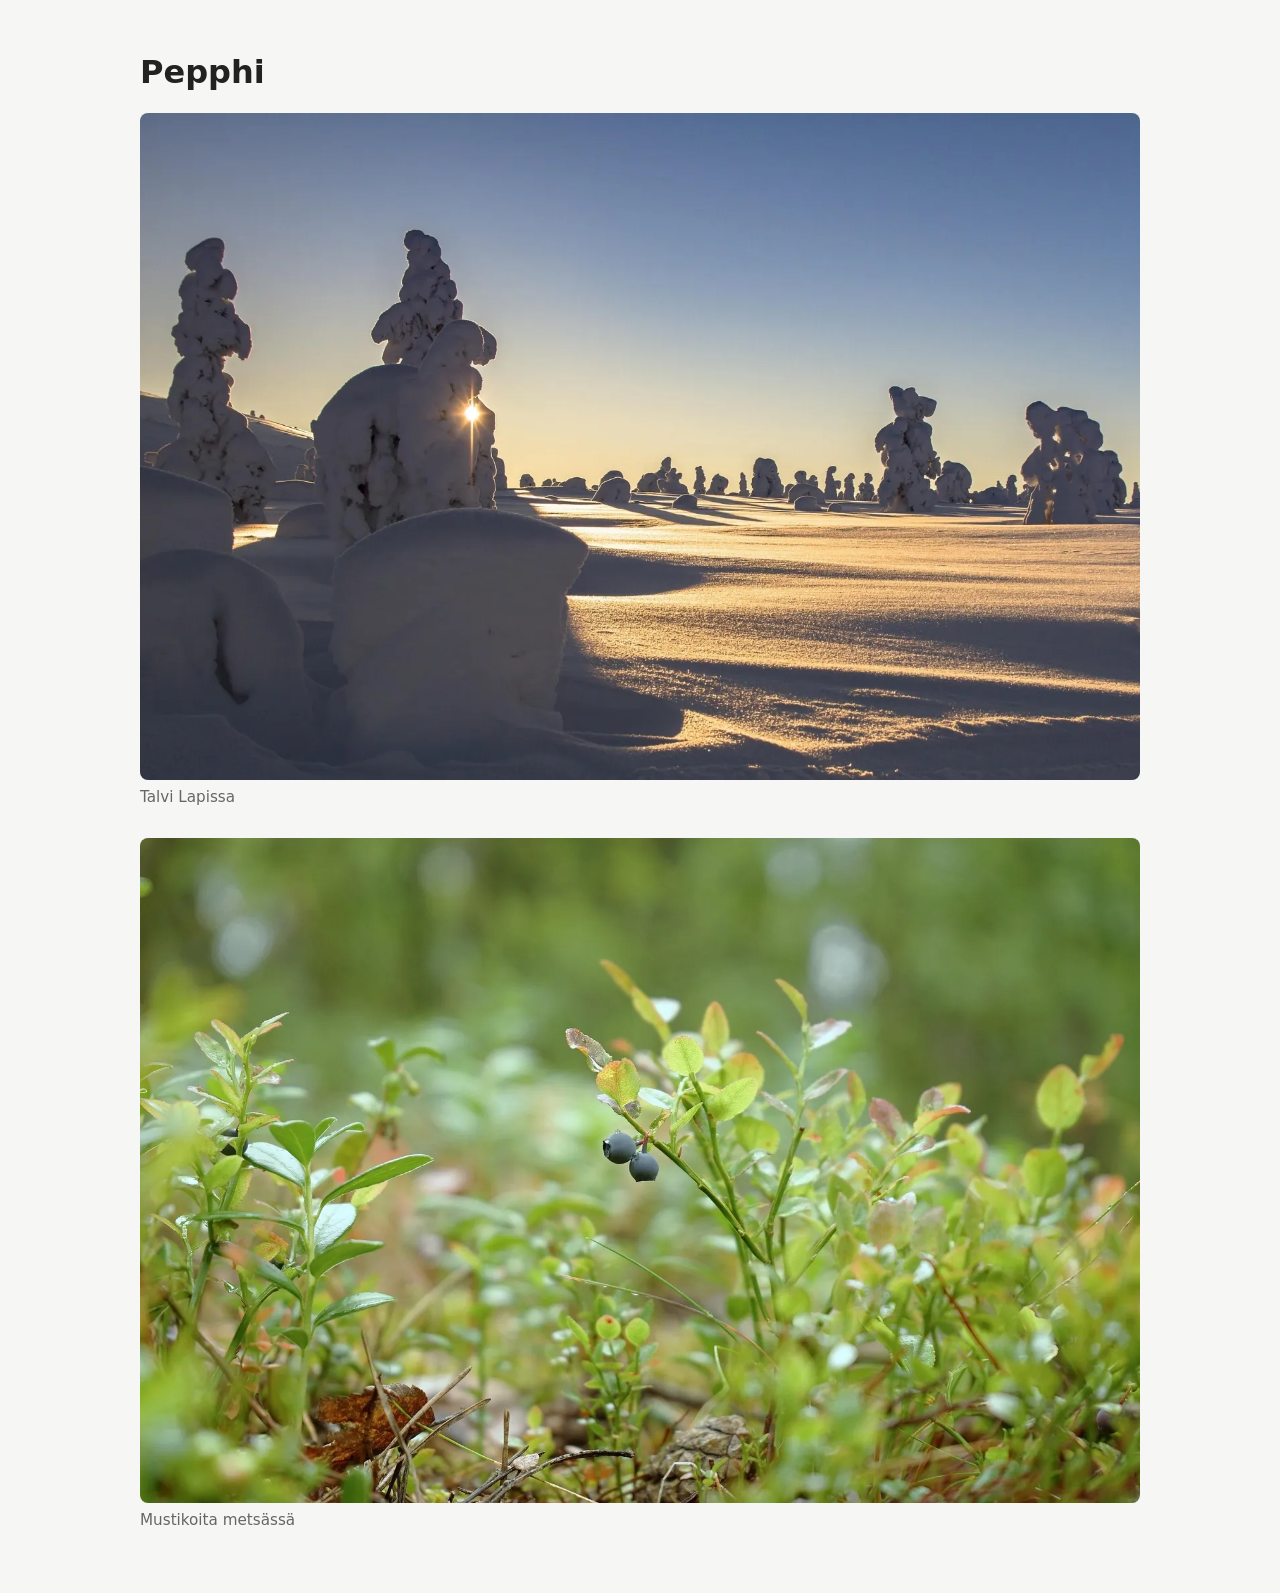
<file: index.html>
<!DOCTYPE html>
<html lang="fi">
<head>
  <meta charset="UTF-8">
  <meta name="viewport" content="width=device-width, initial-scale=1">
  <title>Pepphi</title>
  <style>
    body { margin: 0; font-family: system-ui, sans-serif; background: #f6f6f4; color: #222; }
    main { max-width: 1000px; margin: 0 auto; padding: 2rem 1rem; }
    figure { margin: 0 0 2rem; }
    img { display: block; width: 100%; height: auto; border-radius: 8px; }
    figcaption { margin-top: .5rem; color: #666; font-size: .95rem; }
  </style>
</head>
<body>
  <main>
    <h1>Pepphi</h1>

    <figure>
      <picture>
        <source type="image/webp" srcset="kuvat/lappi-talvi-800.webp 800w, kuvat/lappi-talvi.webp 1500w" sizes="(max-width: 1000px) 100vw, 1000px">
        <img src="kuvat/lappi-talvi.jpg" srcset="kuvat/lappi-talvi-800.jpg 800w, kuvat/lappi-talvi.jpg 1500w" sizes="(max-width: 1000px) 100vw, 1000px" width="1500" height="1000" alt="Lumen peittämiä tykkypuita Lapin tunturissa auringon laskiessa">
      </picture>
      <figcaption>Talvi Lapissa</figcaption>
    </figure>

    <figure>
      <picture>
        <source type="image/webp" srcset="kuvat/mustikka-800.webp 800w, kuvat/mustikka.webp 1600w" sizes="(max-width: 1000px) 100vw, 1000px">
        <img src="kuvat/mustikka.jpg" srcset="kuvat/mustikka-800.jpg 800w, kuvat/mustikka.jpg 1600w" sizes="(max-width: 1000px) 100vw, 1000px" width="1600" height="1064" alt="Mustikoita varvussa metsän pohjalla" loading="lazy">
      </picture>
      <figcaption>Mustikoita metsässä</figcaption>
    </figure>
  </main>
</body>
</html>
</file>
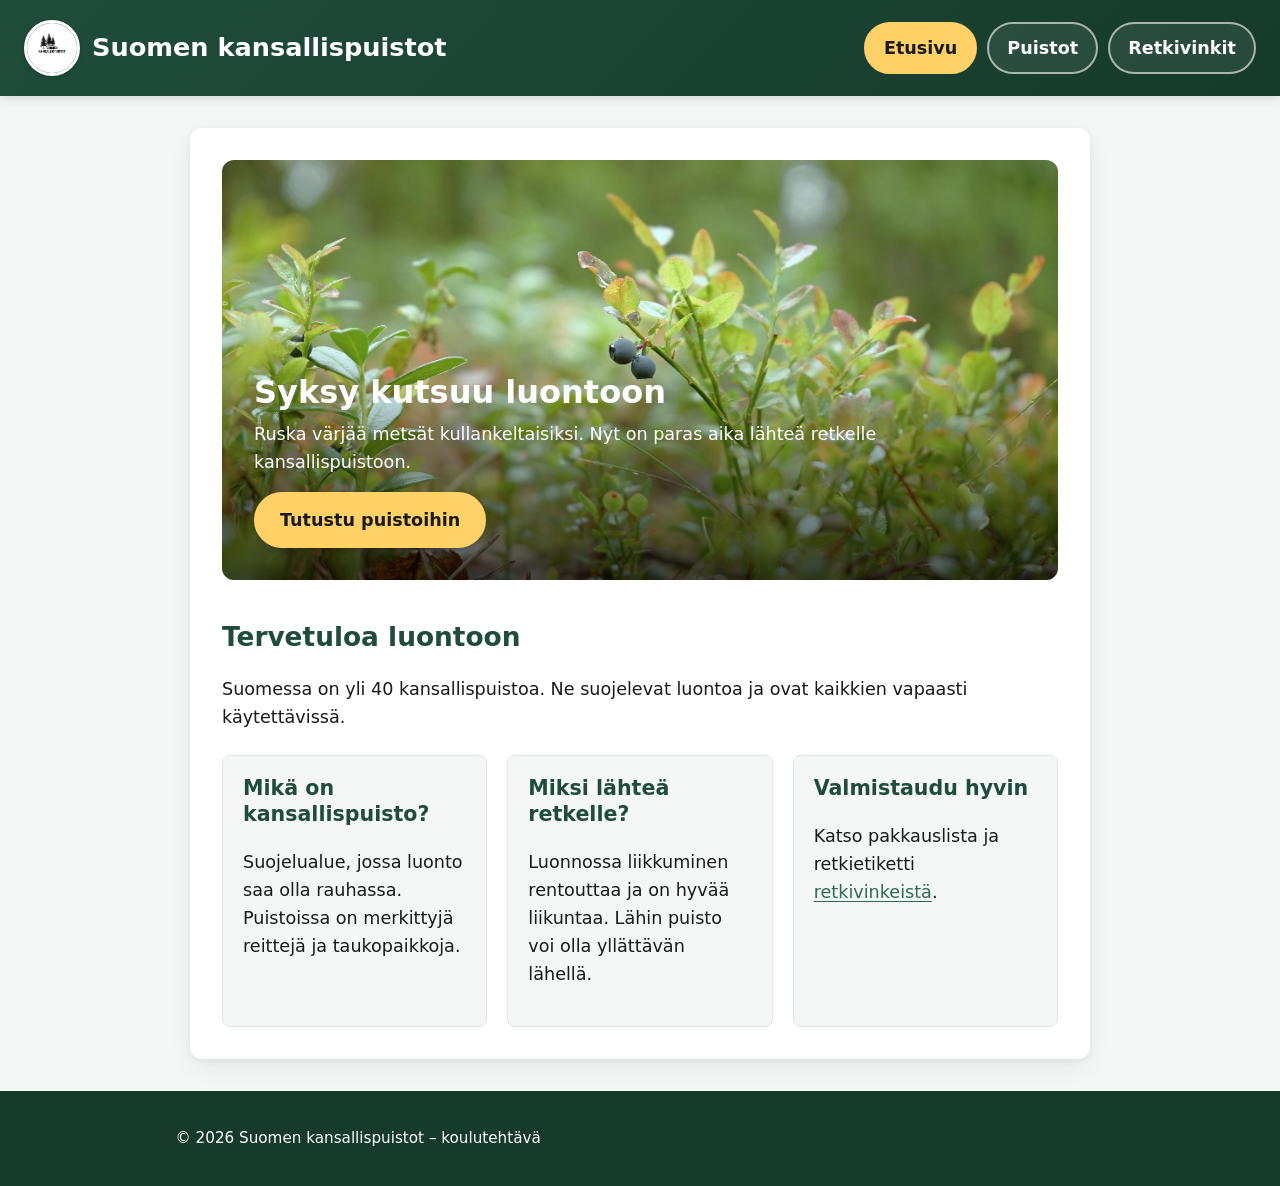
<file: tehtava1/index.html>
<!DOCTYPE html>
<html lang="fi">
<head>
  <meta charset="UTF-8">
  <meta name="viewport" content="width=device-width, initial-scale=1.0">
  <title>Etusivu – Suomen kansallispuistot</title>
  <link rel="stylesheet" href="styles.css">
</head>
<body>

  <a class="skip-link" href="#sisalto">Siirry sisältöön</a>

  <header>
    <h1>
      <img src="kansallispuistologo.jpg" class="logo" alt="" width="56" height="56">
      Suomen kansallispuistot
    </h1>
    <nav aria-label="Päävalikko">
      <ul>
        <li><a href="index.html" aria-current="page">Etusivu</a></li>
        <li><a href="puistot.html">Puistot</a></li>
        <li><a href="retkivinkit.html">Retkivinkit</a></li>
      </ul>
    </nav>
  </header>

  <main id="sisalto">

    <!-- Iso kuva ja esittelyteksti -->
    <section class="hero" aria-labelledby="hero-otsikko">
      <img src="metsa.jpg" width="900" height="600"
           alt="Syksyinen näkymä vaaralta: kellastuneita koivuja ja kuusimetsää, laaksossa sumua ja taivas sininen">
      <div class="hero-teksti">
        <h2 id="hero-otsikko">Syksy kutsuu luontoon</h2>
        <p>Ruska värjää metsät kullankeltaisiksi. Nyt on paras aika lähteä retkelle kansallispuistoon.</p>
        <a class="nappi" href="puistot.html">Tutustu puistoihin</a>
      </div>
    </section>

    <section class="johdanto">
      <h2>Tervetuloa luontoon</h2>
      <p>Suomessa on yli 40 kansallispuistoa. Ne suojelevat luontoa ja ovat kaikkien vapaasti käytettävissä.</p>
    </section>

    <!-- Kolme korttia -->
    <div class="kortit">
      <section class="kortti">
        <h3>Mikä on kansallispuisto?</h3>
        <p>Suojelualue, jossa luonto saa olla rauhassa. Puistoissa on merkittyjä reittejä ja taukopaikkoja.</p>
      </section>
      <section class="kortti">
        <h3>Miksi lähteä retkelle?</h3>
        <p>Luonnossa liikkuminen rentouttaa ja on hyvää liikuntaa. Lähin puisto voi olla yllättävän lähellä.</p>
      </section>
      <section class="kortti">
        <h3>Valmistaudu hyvin</h3>
        <p>Katso pakkauslista ja retkietiketti <a href="retkivinkit.html">retkivinkeistä</a>.</p>
      </section>
    </div>

  </main>

  <footer>
    <p>&copy; 2026 Suomen kansallispuistot – koulutehtävä</p>
  </footer>

</body>
</html>
</file>
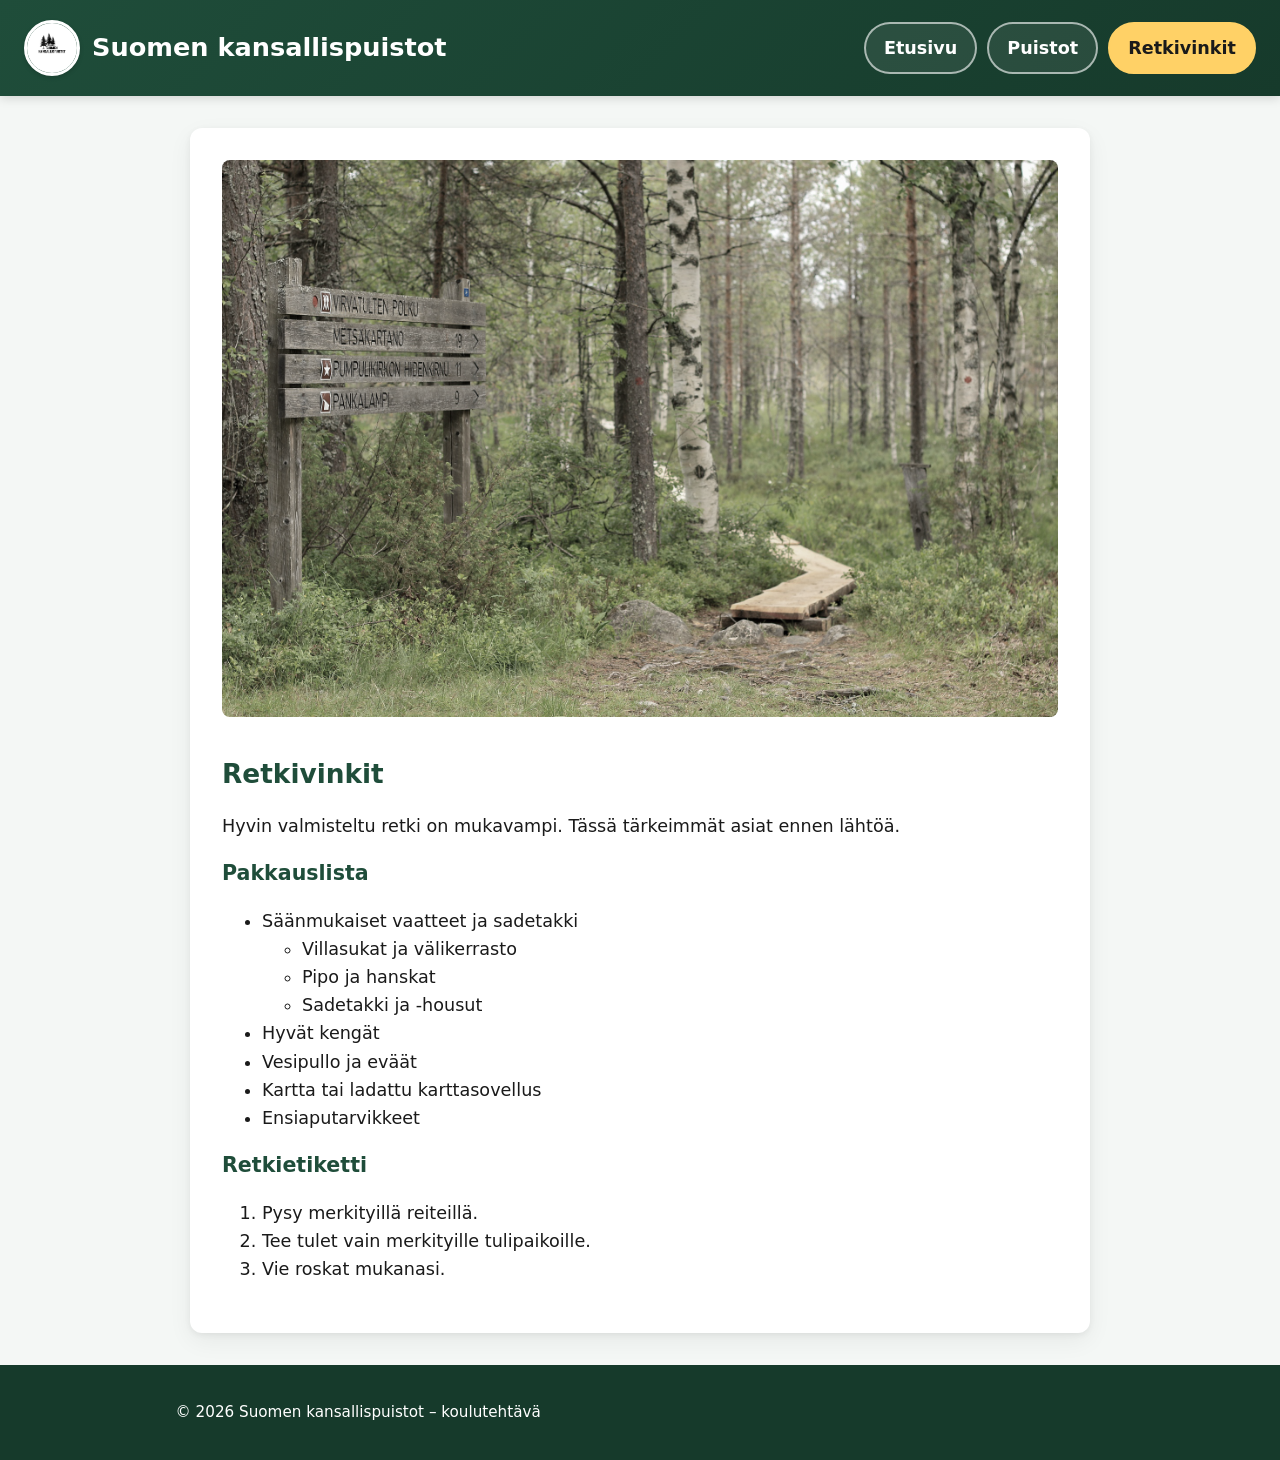
<file: tehtava1/retkivinkit.html>
<!DOCTYPE html>
<html lang="fi">
<head>
  <meta charset="UTF-8">
  <meta name="viewport" content="width=device-width, initial-scale=1.0">
  <meta name="description" content="Retkivinkit kansallispuistoon: pakkauslista ja retkietiketti, jotta retki on turvallinen ja mukava.">
  <title>Retkivinkit – Suomen kansallispuistot</title>
  <link rel="stylesheet" href="styles.css">
</head>
<body>

  <a class="skip-link" href="#sisalto">Siirry sisältöön</a>

  <header>
    <div class="brandi">
      <a href="index.html" class="logo">
        <img src="kansallispuistologo.jpg" alt="Suomen kansallispuistot – etusivulle">
      </a>
      <h1>Suomen kansallispuistot</h1>
    </div>
    <nav aria-label="Päävalikko">
      <ul>
        <li><a href="index.html">Etusivu</a></li>
        <li><a href="puistot.html">Puistot</a></li>
        <li><a href="retkivinkit.html" aria-current="page">Retkivinkit</a></li>
      </ul>
    </nav>
  </header>

  <main id="sisalto">
    <figure>
      <img src="reitti.jpg" alt="Merkitty retkeilyreitti metsässä">
    </figure>

    <h2>Retkivinkit</h2>
    <p>Hyvin valmisteltu retki on mukavampi. Tässä tärkeimmät asiat ennen lähtöä.</p>

    <section>
      <h3>Pakkauslista</h3>
     <ul>
    <li>Säänmukaiset vaatteet ja sadetakki
    <ul>
    <li>Villasukat ja välikerrasto</li>
    <li>Pipo ja hanskat</li>
    <li>Sadetakki ja -housut</li>
    </ul>
    <tr></tr>
  </li>
  <li>Hyvät kengät</li>
  <li>Vesipullo ja eväät</li>
  <li>Kartta tai ladattu karttasovellus</li>
  <li>Ensiaputarvikkeet</li>
</ul>
    </section>

    <section>
      <h3>Retkietiketti</h3>
      <ol>
        <li>Pysy merkityillä reiteillä.</li>
        <li>Tee tulet vain merkityille tulipaikoille.</li>
        <li>Vie roskat mukanasi.</li>
      </ol>
    </section>
  </main>

  <footer>
    <p>&copy; 2026 Suomen kansallispuistot – koulutehtävä</p>
  </footer>

</body>
</html>
</file>
<file: tehtava1/styles.css>
/* ===== Yhteinen tyyli kaikille sivuille ===== */

/* Värit, varjot ja pyöristykset yhdessä paikassa – helppo muuttaa */
:root {
  --vihrea: #1f4d3a;
  --vihrea-tumma: #163a2b;
  --vihrea-vaalea: #2e6b52;
  --vaalea: #f4f7f5;
  --teksti: #1a1a1a;
  --teksti-himmea: #4a5550;
  --korostus: #ffd166;
  --korostus-tumma: #f2b93b;
  --reuna: #dfe6e2;

  --pyoristys: 12px;
  --pyoristys-pieni: 8px;
  --pyoristys-iso: 20px;
  --varjo: 0 2px 6px rgba(0, 0, 0, 0.06), 0 8px 24px rgba(0, 0, 0, 0.06);
  --varjo-nappi: 0 2px 4px rgba(0, 0, 0, 0.15);
  --siirtyma: 0.2s ease;
}

*,
*::before,
*::after {
  box-sizing: border-box;
}

html {
  scroll-behavior: smooth;
}

body {
  margin: 0;
  font-family: system-ui, -apple-system, "Segoe UI", Roboto, Arial, sans-serif;
  font-size: 1.1rem;
  line-height: 1.6;
  color: var(--teksti);
  background-color: var(--vaalea);
  min-height: 100vh;
  display: flex;
  flex-direction: column;
}

h1,
h2,
h3 {
  line-height: 1.25;
  color: var(--vihrea);
}

h2 {
  margin-top: 1.5em;
}

p {
  max-width: 70ch;
}

/* Tavalliset tekstilinkit */
a {
  color: var(--vihrea-vaalea);
  text-underline-offset: 3px;
  transition: color var(--siirtyma);
}

a:hover {
  color: var(--vihrea);
}

/* ===== Saavutettavuus ===== */

/* "Siirry sisältöön" -linkki näppäimistön käyttäjille */
.skip-link {
  position: absolute;
  left: -999px;
  top: 10px;
  background: var(--korostus);
  color: var(--teksti);
  padding: 10px 16px;
  border-radius: var(--pyoristys-pieni);
  font-weight: bold;
  z-index: 100;
}

.skip-link:focus {
  left: 10px;
}

/* Selvästi näkyvä kohdistus näppäimistöllä liikkuessa */
a:focus-visible,
button:focus-visible,
.painike:focus-visible,
.nappi:focus-visible,
input:focus-visible,
select:focus-visible,
textarea:focus-visible {
  outline: 3px solid var(--korostus);
  outline-offset: 3px;
}

/* Vähennetään animaatioita, jos käyttäjä on pyytänyt sitä */
@media (prefers-reduced-motion: reduce) {
  * {
    transition: none !important;
    animation: none !important;
    scroll-behavior: auto !important;
  }
}

/* ===== Yläosa ja navigaatio ===== */
header {
  background: linear-gradient(135deg, var(--vihrea), var(--vihrea-tumma));
  color: white;
  padding: 20px 24px;
  display: flex;
  flex-wrap: wrap;
  align-items: center;
  justify-content: space-between;
  gap: 16px;
  box-shadow: 0 2px 10px rgba(0, 0, 0, 0.15);
}

header h1 {
  margin: 0;
  color: white;
  font-size: 1.6rem;
}

/* ===== Yläpalkki pysyy paikoillaan ja pyöreä logo =====
   :not(.otsikko) = ei koske Puistot-sivun hero-osiota */
header:not(.otsikko) {
  position: sticky;
  top: 0;
  z-index: 50;
}

/* Logo ja sivuston nimi samalla rivillä */
header:not(.otsikko) h1,
.brandi {
  display: flex;
  align-items: center;
  gap: 12px;
}

/* Ympyränmuotoinen logo.
   Toimii sekä <img class="logo"> että <a class="logo"><img></a> */
img.logo,
a.logo img {
  width: 56px;
  height: 56px;
  border-radius: 50%;        /* tekee kuvasta ympyrän */
  object-fit: cover;         /* täyttää ympyrän vääristymättä */
  border: 3px solid white;
  background-color: white;
  box-shadow: var(--varjo-nappi);
  flex-shrink: 0;
}

a.logo {
  display: block;
  flex-shrink: 0;
  border-radius: 50%;
}

nav ul {
  list-style: none;
  margin: 0;
  padding: 0;
  display: flex;
  flex-wrap: wrap;
  justify-content: flex-end;
  gap: 10px;
}

/* Navigaation linkit selkeinä painikkeina */
nav a {
  display: inline-block;
  color: white;
  text-decoration: none;
  font-weight: bold;
  padding: 10px 18px;
  border: 2px solid rgba(255, 255, 255, 0.6);
  border-radius: 999px;
  background-color: rgba(255, 255, 255, 0.08);
  transition: background-color var(--siirtyma), color var(--siirtyma),
    border-color var(--siirtyma), transform var(--siirtyma);
}

nav a:hover {
  background-color: white;
  color: var(--vihrea);
  border-color: white;
  transform: translateY(-2px);
}

/* Sivu, jolla käyttäjä on: täytetty keltainen painike */
nav a[aria-current="page"] {
  background-color: var(--korostus);
  border-color: var(--korostus);
  color: var(--teksti);
}

nav a[aria-current="page"]:hover {
  background-color: var(--korostus-tumma);
  border-color: var(--korostus-tumma);
}

/* ===== Yleiset painikkeet =====
   Käytä esim. <a class="painike" href="...">Lue lisää</a>
   tai <button class="painike">Lähetä</button> */
.painike,
.nappi,
button {
  display: inline-block;
  font: inherit;
  font-weight: bold;
  color: var(--teksti);
  background-color: var(--korostus);
  border: 2px solid var(--korostus);
  padding: 12px 24px;
  border-radius: 999px;
  text-decoration: none;
  cursor: pointer;
  box-shadow: var(--varjo-nappi);
  transition: background-color var(--siirtyma), transform var(--siirtyma),
    box-shadow var(--siirtyma);
}

.painike:hover,
.nappi:hover,
button:hover {
  background-color: var(--korostus-tumma);
  border-color: var(--korostus-tumma);
  color: var(--teksti);
  transform: translateY(-2px);
  box-shadow: 0 6px 14px rgba(0, 0, 0, 0.18);
}

.painike:active,
.nappi:active,
button:active {
  transform: translateY(0);
  box-shadow: var(--varjo-nappi);
}

/* Toissijainen painike: vihreä reunus */
.painike-toissijainen {
  background-color: transparent;
  color: var(--vihrea);
  border-color: var(--vihrea);
  box-shadow: none;
}

.painike-toissijainen:hover {
  background-color: var(--vihrea);
  border-color: var(--vihrea);
  color: white;
}

/* ===== Pääsisältö ===== */
main {
  flex: 1;
  width: min(900px, 100% - 32px);
  margin: 32px auto;
  padding: 32px;
  background-color: white;
  border-radius: var(--pyoristys);
  box-shadow: var(--varjo);
}

main > :first-child {
  margin-top: 0;
}

/* Kuvat skaalautuvat näytön mukaan */
img {
  max-width: 100%;
  height: auto;
  display: block;
  border-radius: var(--pyoristys-pieni);
}

figure {
  margin: 0 0 24px;
}

figcaption {
  font-size: 0.95rem;
  color: var(--teksti-himmea);
  margin-top: 8px;
}

/* Kaksi saraketta isolla näytöllä */
.sarakkeet {
  display: flex;
  gap: 24px;
}

.sarakkeet section {
  flex: 1;
  padding: 20px;
  background-color: var(--vaalea);
  border-radius: var(--pyoristys-pieni);
  border: 1px solid var(--reuna);
}

/* ===== Taulukko ===== */

/* Taulukko vierii sivuttain kapealla näytöllä */
.taulukko-kehys {
  overflow-x: auto;
  border-radius: var(--pyoristys-pieni);
  border: 1px solid var(--reuna);
  margin-top: 10px;
}

table {
  width: 100%;
  border-collapse: collapse;
}

caption {
  font-weight: bold;
  text-align: left;
  padding: 12px 14px;
  color: var(--vihrea);
}

th,
td {
  padding: 12px 14px;
  text-align: left;
  border-bottom: 1px solid var(--reuna);
}

th {
  background-color: var(--vihrea);
  color: white;
}

tbody tr:nth-child(even) {
  background-color: var(--vaalea);
}

tbody tr:hover {
  background-color: #e8f0eb;
}

tbody tr:last-child td {
  border-bottom: none;
}

/* ===== Alaosa ===== */
footer {
  background-color: var(--vihrea-tumma);
  color: white;
  text-align: center;
  padding: 20px;
  font-size: 0.95rem;
}

footer a {
  color: var(--korostus);
  font-weight: bold;
}

footer a:hover {
  color: white;
}

/* ===== Etusivu: hero, johdanto ja kortit ===== */

/* Iso kuva, jonka päällä teksti */
.hero {
  position: relative;
  border-radius: var(--pyoristys);
  overflow: hidden;
  margin-bottom: 32px;
}

.hero img {
  width: 100%;
  height: 420px;
  object-fit: cover;
  border-radius: 0;
}

.hero-teksti {
  position: absolute;
  inset: auto 0 0 0;          /* kuvan alareunaan */
  padding: 32px;
  color: white;
  background: linear-gradient(transparent, rgba(0, 0, 0, 0.65));
}

.hero-teksti h2 {
  color: white;
  margin: 0 0 8px;
  font-size: 2rem;
}

.hero-teksti p {
  margin: 0 0 16px;
}

.johdanto {
  margin-bottom: 24px;
}

/* Etusivun kolme korttia rinnakkain, kapealla allekkain */
main > .kortit {
  display: grid;
  grid-template-columns: repeat(auto-fit, minmax(220px, 1fr));
  gap: 20px;
}

main > .kortit .kortti {
  padding: 20px;
  background-color: var(--vaalea);
  border: 1px solid var(--reuna);
  border-radius: var(--pyoristys-pieni);
}

main > .kortit .kortti h3 {
  margin-top: 0;
}

/* ===== Responsiivisuus: puhelimet ja pienet näytöt ===== */
@media (max-width: 600px) {
  header {
    flex-direction: column;
    align-items: stretch;
    text-align: center;
  }

  nav ul {
    flex-direction: column;
    gap: 8px;
  }

  /* Isot, helposti painettavat napit puhelimella */
  nav a {
    display: block;
    text-align: center;
    padding: 12px;
  }

  .sarakkeet {
    flex-direction: column;
  }

  main {
    width: calc(100% - 20px);
    margin: 10px auto;
    padding: 20px;
  }

  .painike,
  .nappi,
  button {
    width: 100%;
    text-align: center;
  }

  header:not(.otsikko) h1,
  .brandi {
    justify-content: center;
  }

  header h1 {
    font-size: 1.3rem;
  }

  /* Hero: teksti kuvan alle, ettei se peitä koko kuvaa */
  .hero img {
    height: 240px;
  }

  .hero-teksti {
    position: static;
    padding: 20px;
    color: var(--teksti);
    background: var(--vaalea);
  }

  .hero-teksti h2 {
    color: var(--vihrea);
    font-size: 1.5rem;
  }

  img.logo,
  a.logo img {
    width: 44px;
    height: 44px;
  }
}


/* =========================================================
   PUISTOT-SIVUN GRID-ASETTELU.
   ========================================================= */

/* ---------- Pääosioiden nimet ---------- */
.navigaatio { grid-area: navigaatio; }
.otsikko    { grid-area: otsikko; }
.sivu .kortit { grid-area: kortit; }
.mainos1    { grid-area: mainos1; }
.mainos2    { grid-area: mainos2; }

/* ---------- Korttien nimet ---------- */
.kortti1  { grid-area: kortti1; }
.kortti2  { grid-area: kortti2; }
.kortti3  { grid-area: kortti3; }
.kortti4  { grid-area: kortti4; }
.kortti5  { grid-area: kortti5; }
.kortti6  { grid-area: kortti6; }
.kortti7  { grid-area: kortti7; }
.kortti8  { grid-area: kortti8; }
.kortti9  { grid-area: kortti9; }
.kortti10 { grid-area: kortti10; }
.kortti11 { grid-area: kortti11; }
.kortti12 { grid-area: kortti12; }

/* ---------- Kevyt, ilmava typografia ---------- */
.sivu {
  flex: 1;
  font-weight: 300;
  -webkit-font-smoothing: antialiased;
}

.sivu h1,
.sivu h2,
.sivu h3 {
  font-weight: 300;
  letter-spacing: -0.02em;
  margin: 0;
}

/* ---------- Navigaatio: kevyt palkki, pillerilinkit ---------- */
.navigaatio {
  background: white;
  border-radius: var(--pyoristys-iso);
  display: flex;
  flex-wrap: wrap;
  gap: 2px;
  padding: 6px;
}

.navigaatio a {
  display: inline-block;
  color: var(--teksti);
  font-weight: 400;
  text-align: left;
  font-size: 13px;          /* pieni fontti mobiilissa */
  padding: 6px 10px;        /* pieni padding mobiilissa */
  border: none;
  border-radius: 999px;
  background: none;
  letter-spacing: 0.02em;
}

.navigaatio a:hover,
.navigaatio a:focus {
  background: var(--vaalea);
  color: var(--vihrea);
  transform: none;
}

/* Aktiivinen sivu: keltainen korostus kuten muillakin sivuilla */
.navigaatio a[aria-current="page"] {
  background: var(--korostus);
  color: var(--teksti);
}

.navigaatio a[aria-current="page"]:hover {
  background: var(--korostus-tumma);
}

.navigaatio .fa {
  width: 1.3em;
  color: var(--vihrea);
}

/* ---------- Otsikko: iso "hero"-osio ---------- */
.otsikko {
  display: block;
  background: white;
  color: var(--teksti);
  box-shadow: none;
  border-radius: var(--pyoristys-iso);
  padding: 2rem 1.25rem;
  text-align: center;
}

.otsikko h1 {
  color: var(--vihrea);
  font-size: 2.2rem;
  line-height: 1.1;
  margin-bottom: 1.5rem;
}

.otsikko figure {
  margin: 0 0 2rem;
}

.otsikko figure img {
  width: 100%;
  height: 280px;
  object-fit: cover;
  border-radius: var(--pyoristys);
}

.otsikko h2 {
  font-size: 1.5rem;
  margin-bottom: 0.5rem;
}

.otsikko p {
  color: var(--teksti-himmea);
  max-width: 40ch;
  margin: 0 auto 2rem;
}

/* Taulukko hero-osiossa: kevyempi ilme */
.otsikko .taulukko-kehys {
  border: none;
  text-align: left;
}

.otsikko caption {
  font-size: 0.75rem;
  font-weight: 500;
  text-transform: uppercase;
  letter-spacing: 0.12em;
}

.otsikko th {
  background: none;
  color: var(--teksti-himmea);
  font-weight: 500;
  font-size: 0.75rem;
  text-transform: uppercase;
  letter-spacing: 0.1em;
}

/* ---------- Kortit: ei laatikoita, kuva + teksti ---------- */
/* Nollataan yleiset main-tyylit, jotta grid toimii */
.sivu .kortit {
  width: auto;
  margin: 0;
  padding: 0;
  background: none;
  border-radius: 0;
  box-shadow: none;
}

.sivu .kortti {
  overflow: hidden;
}

.korttikuva {
  width: 100%;
  height: 240px;
  object-fit: cover;          /* täyttää alueen vääristymättä */
  object-position: 20% 30%;   /* kohdistus */
  border-radius: var(--pyoristys);
  transition: transform 0.4s ease;
}

.sivu .kortti:hover .korttikuva {
  transform: scale(1.03);
}

.sivu .kortti h3 {
  font-size: 1.15rem;
  margin-top: 0.9rem;
}

.sivu .kortti p {
  color: var(--teksti-himmea);
  font-size: 0.9rem;
  margin: 0.2rem 0 0;
}

/* ---------- Mainokset: isot pyöristetyt kuvat ---------- */
.mainos {
  background: var(--vihrea);
  border-radius: var(--pyoristys-iso);
  overflow: hidden;
  min-height: 180px;
}

.mainos img {
  width: 100%;
  height: 100%;
  object-fit: cover;
}

/* ---------- Mobiili (alle 600px): kaikki allekkain ---------- */
.sivu {
  display: grid;
  gap: 2rem;
  padding: 12px;
  grid-template-columns: 1fr;
  grid-template-areas:
    "navigaatio"
    "otsikko"
    "kortit"
    "mainos1"
    "mainos2";
}

.sivu .kortit {
  display: grid;
  gap: 2rem;
  grid-template-columns: 1fr;
  grid-template-areas:
    "kortti1" "kortti2" "kortti3" "kortti4"
    "kortti5" "kortti6" "kortti7" "kortti8"
    "kortti9" "kortti10" "kortti11" "kortti12";
}

/* ---------- Tabletti (600px–900px) ---------- */
@media (min-width: 600px) {
  .sivu {
    gap: 3rem 1.5rem;
    padding: 20px;
    grid-template-columns: 1fr 1fr;
    grid-template-areas:
      "navigaatio navigaatio"
      "otsikko otsikko"
      "kortit kortit"
      "mainos1 mainos2";
  }

  .navigaatio {
    position: sticky;
    top: 10px;
    z-index: 10;
    justify-content: center;
    padding: 8px;
    box-shadow: var(--varjo);
  }

  .navigaatio a {
    font-size: 15px;
    padding: 8px 16px;
  }

  .otsikko { padding: 3.5rem 2.5rem; }
  .otsikko h1 { font-size: 3rem; }
  .otsikko figure img { height: 380px; }

  .sivu .kortit {
    gap: 2.5rem 1.5rem;
    grid-template-columns: 1fr 1fr;
    grid-template-areas:
      "kortti1 kortti2"
      "kortti3 kortti4"
      "kortti5 kortti6"
      "kortti7 kortti8"
      "kortti9 kortti10"
      "kortti11 kortti12";
  }

  .mainos { min-height: 240px; }
}

/* ---------- Iso näyttö (yli 900px): sivupalkki vasemmalla ---------- */
@media (min-width: 900px) {
  .sivu {
    gap: 4rem 2rem;
    padding: 20px 40px 40px 20px;
    grid-template-columns: 220px 1fr 1fr;
    grid-template-areas:
      "navigaatio otsikko otsikko"
      "navigaatio kortit kortit"
      "navigaatio mainos1 mainos2";
  }

  /* Pysyvä sivupalkki */
  .navigaatio {
    position: sticky;
    top: 20px;
    align-self: start;
    flex-direction: column;
    gap: 4px;
    padding: 24px 12px;
  }

  .navigaatio a {
    display: block;
    font-size: 16px;
    padding: 12px 18px;
  }

  .otsikko { padding: 5rem 4rem; }
  .otsikko h1 { font-size: 4.2rem; }
  .otsikko figure img { height: 480px; }

  .sivu .kortit {
    gap: 3rem 1.5rem;
    grid-template-columns: repeat(4, 1fr);
    grid-template-areas:
      "kortti1 kortti2 kortti3 kortti4"
      "kortti5 kortti6 kortti7 kortti8"
      "kortti9 kortti10 kortti11 kortti12";
  }

  .korttikuva { height: 300px; }
  .mainos { min-height: 320px; }
}


/* =========================================================
   CSS-ANIMAATIOT.
   ========================================================= */

/* ---------- Avainkehykset ---------- */

/* Liuku alhaalta ylös ja ilmesty näkyviin */
@keyframes nousu {
  from {
    opacity: 0;
    transform: translateY(30px);
  }
  to {
    opacity: 1;
    transform: translateY(0);
  }
}

/* Pelkkä häivytys näkyviin */
@keyframes haivytys {
  from { opacity: 0; }
  to   { opacity: 1; }
}

/* Liuku vasemmalta (navigaatio) */
@keyframes liuku-vasemmalta {
  from {
    opacity: 0;
    transform: translateX(-40px);
  }
  to {
    opacity: 1;
    transform: translateX(0);
  }
}

/* Napin "sykkivä" hehku */
@keyframes syke {
  0%, 100% { box-shadow: 0 0 0 0 rgba(255, 209, 102, 0.7); }
  50%      { box-shadow: 0 0 0 12px rgba(255, 209, 102, 0); }
}

/* Ikonin heilahdus */
@keyframes heilahdus {
  0%, 100% { transform: rotate(0deg); }
  25%      { transform: rotate(-15deg); }
  75%      { transform: rotate(15deg); }
}

/* Hidas zoomaus mainoskuviin ("Ken Burns" -efekti) */
@keyframes hidas-zoom {
  from { transform: scale(1); }
  to   { transform: scale(1.12); }
}

/* Logon pyörähdys */
@keyframes pyorahdys {
  from { transform: rotate(0deg); }
  to   { transform: rotate(360deg); }
}


/* ---------- 1. Sivun latautuessa ---------- */

/* Yläpalkki ja logo */
header:not(.otsikko) {
  animation: haivytys 0.6s ease-out backwards;
}

/* Puistot-sivun navigaatio liukuu vasemmalta */
.navigaatio {
  animation: liuku-vasemmalta 0.6s ease-out backwards;
}

/* Otsikko-osio ja etusivun hero nousevat alhaalta */
.otsikko,
.hero,
.johdanto {
  animation: nousu 0.8s ease-out backwards;
}

.johdanto {
  animation-delay: 0.2s;
}


/* ---------- 2. Kortit ilmestyvät vuorotellen ---------- */
.sivu .kortti,
main > .kortit .kortti {
  animation: nousu 0.6s ease-out backwards;
}

/* Jokainen kortti alkaa hieman edellistä myöhemmin */
.kortti1,  main > .kortit .kortti:nth-child(1) { animation-delay: 0.30s; }
.kortti2,  main > .kortit .kortti:nth-child(2) { animation-delay: 0.40s; }
.kortti3,  main > .kortit .kortti:nth-child(3) { animation-delay: 0.50s; }
.kortti4  { animation-delay: 0.60s; }
.kortti5  { animation-delay: 0.70s; }
.kortti6  { animation-delay: 0.80s; }
.kortti7  { animation-delay: 0.90s; }
.kortti8  { animation-delay: 1.00s; }
.kortti9  { animation-delay: 1.10s; }
.kortti10 { animation-delay: 1.20s; }
.kortti11 { animation-delay: 1.30s; }
.kortti12 { animation-delay: 1.40s; }


/* ---------- 3. Hover-efektit korteissa ---------- */
.sivu .kortti,
main > .kortit .kortti {
  transition: transform 0.3s ease, box-shadow 0.3s ease;
}

.sivu .kortti:hover,
main > .kortit .kortti:hover {
  transform: translateY(-6px);       /* kortti nousee */
}

main > .kortit .kortti:hover {
  box-shadow: var(--varjo);
}

/* Otsikon väri vaihtuu pehmeästi */
.kortti h3 {
  transition: color 0.3s ease;
}

.kortti:hover h3 {
  color: var(--vihrea-vaalea);
}


/* ---------- 4. Navigaation ikonit heilahtavat ---------- */
.navigaatio .fa {
  display: inline-block;             /* transform toimii vain blokille */
}

.navigaatio a:hover .fa,
.navigaatio a:focus .fa {
  animation: heilahdus 0.5s ease-in-out;
}


/* ---------- 5. Logo pyörähtää hoverissa ---------- */
img.logo,
a.logo img {
  transition: transform 0.6s ease;
}

header:not(.otsikko) h1:hover img.logo,
a.logo:hover img,
a.logo:focus img {
  animation: pyorahdys 0.8s ease-in-out;
}


/* ---------- 6. Nappi sykkii kevyesti ---------- */
.nappi {
  animation: syke 2.5s ease-in-out infinite;
}

.nappi:hover {
  animation-play-state: paused;      /* syke pysähtyy hoverissa */
}


/* ---------- 7. Mainoskuvat zoomaavat hitaasti ---------- */
.mainos img {
  animation: hidas-zoom 12s ease-in-out infinite alternate;
}


/* ---------- 8. Navigaatiolinkin alleviivaus kasvaa (muut sivut) ---------- */
header nav a {
  background-image: linear-gradient(var(--korostus), var(--korostus));
  background-size: 0% 3px;
  background-repeat: no-repeat;
  background-position: 50% 100%;
  transition: background-size 0.3s ease, background-color var(--siirtyma),
    color var(--siirtyma), border-color var(--siirtyma), transform var(--siirtyma);
}

header nav a:hover {
  background-size: 70% 3px;
}


/* ---------- A. Headerin kuva-teksti-animaatio ---------- */

/* Logo pyörähtää ja kasvaa näkyviin */
@keyframes logo-sisaan {
  from {
    opacity: 0;
    transform: scale(0.3) rotate(-180deg);
  }
  to {
    opacity: 1;
    transform: scale(1) rotate(0deg);
  }
}

/* Otsikkoteksti liukuu oikealta logon viereen */
@keyframes teksti-sisaan {
  from {
    opacity: 0;
    transform: translateX(30px);
    letter-spacing: 0.2em;
  }
  to {
    opacity: 1;
    transform: translateX(0);
    letter-spacing: normal;
  }
}

img.logo,
a.logo img {
  animation: logo-sisaan 0.9s ease-out backwards;
}

.brandi h1 {
  animation: teksti-sisaan 0.9s ease-out 0.4s backwards;
}


/* ---------- C. Section-osioiden kuvat ---------- */

/* Etusivun hero-kuva zoomaa hitaasti */
.hero img {
  animation: hidas-zoom 15s ease-in-out infinite alternate;
}

/* Muiden sivujen kuvat: mustavalkoisesta väreihin hoverissa */
main figure img {
  filter: grayscale(60%);
  transition: filter 0.6s ease, transform 0.6s ease;
}

main figure img:hover {
  filter: grayscale(0%);
  transform: scale(1.02);
}
</file>
